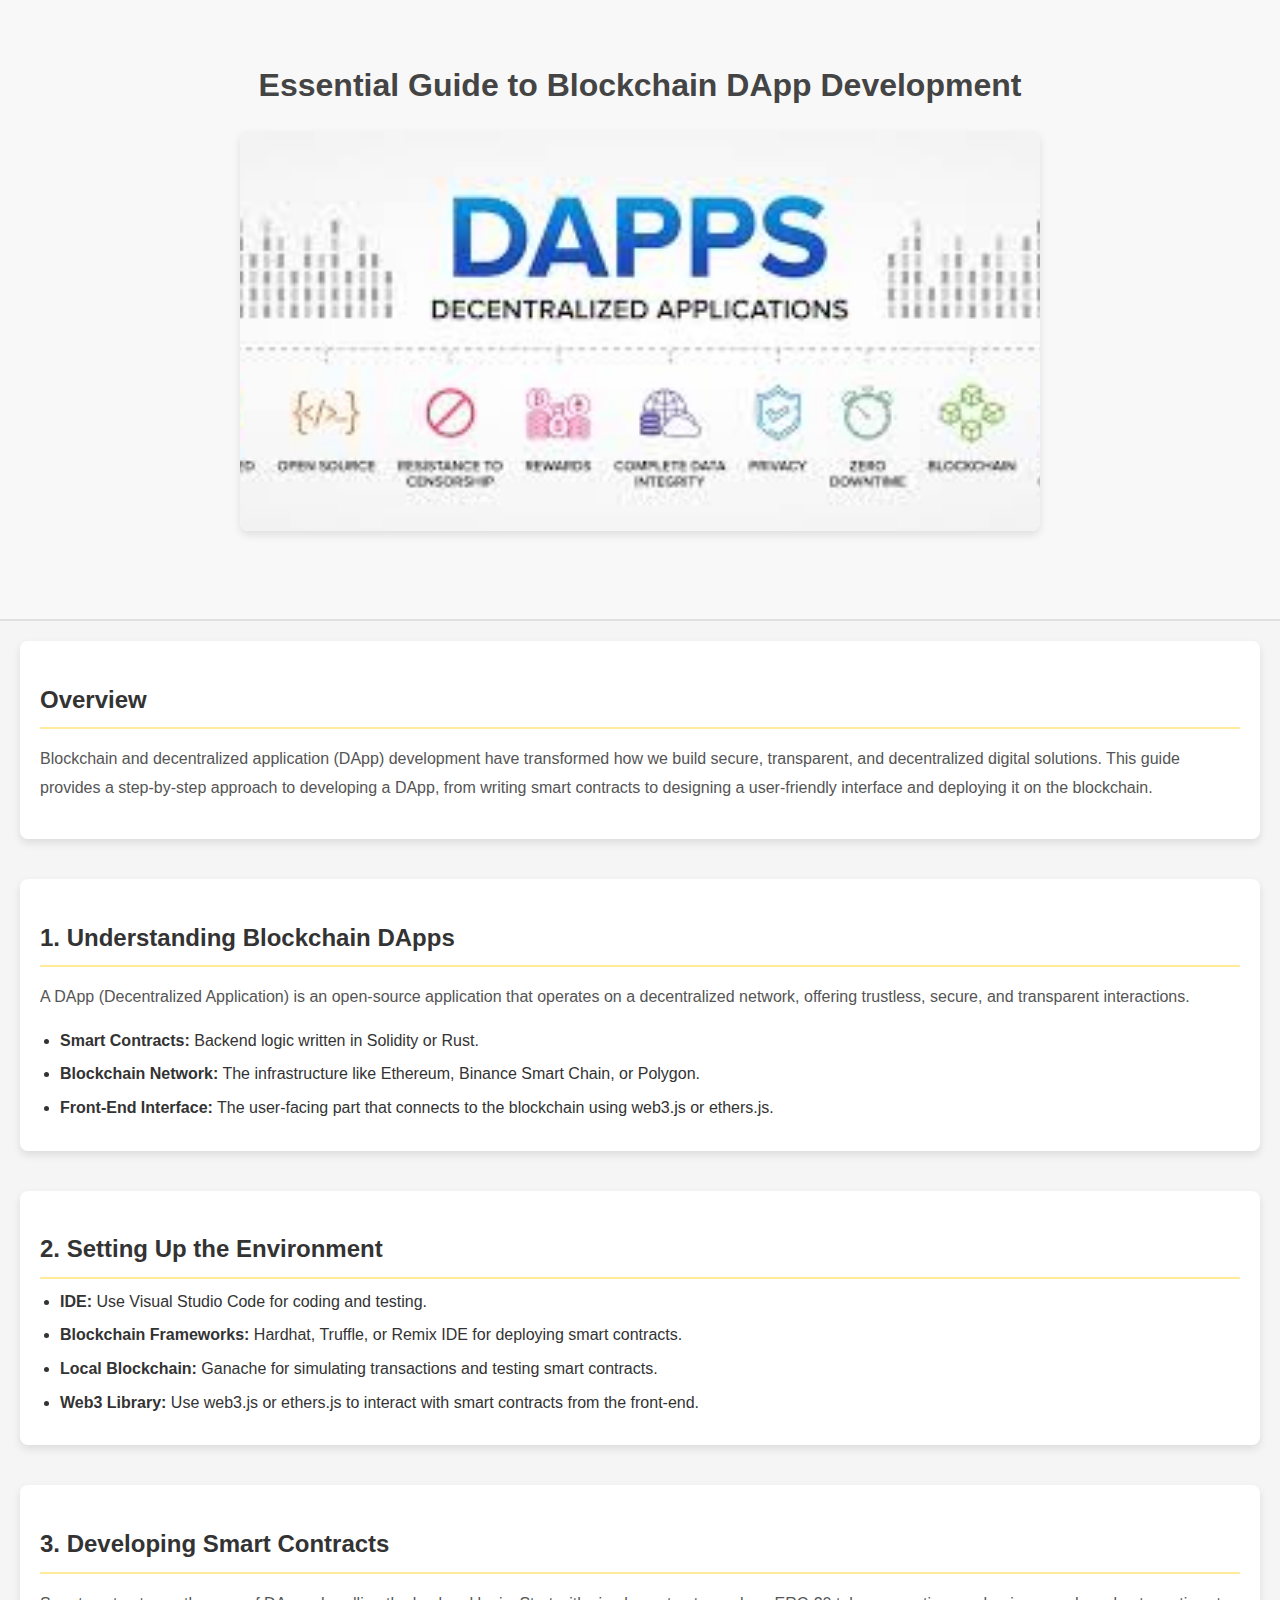
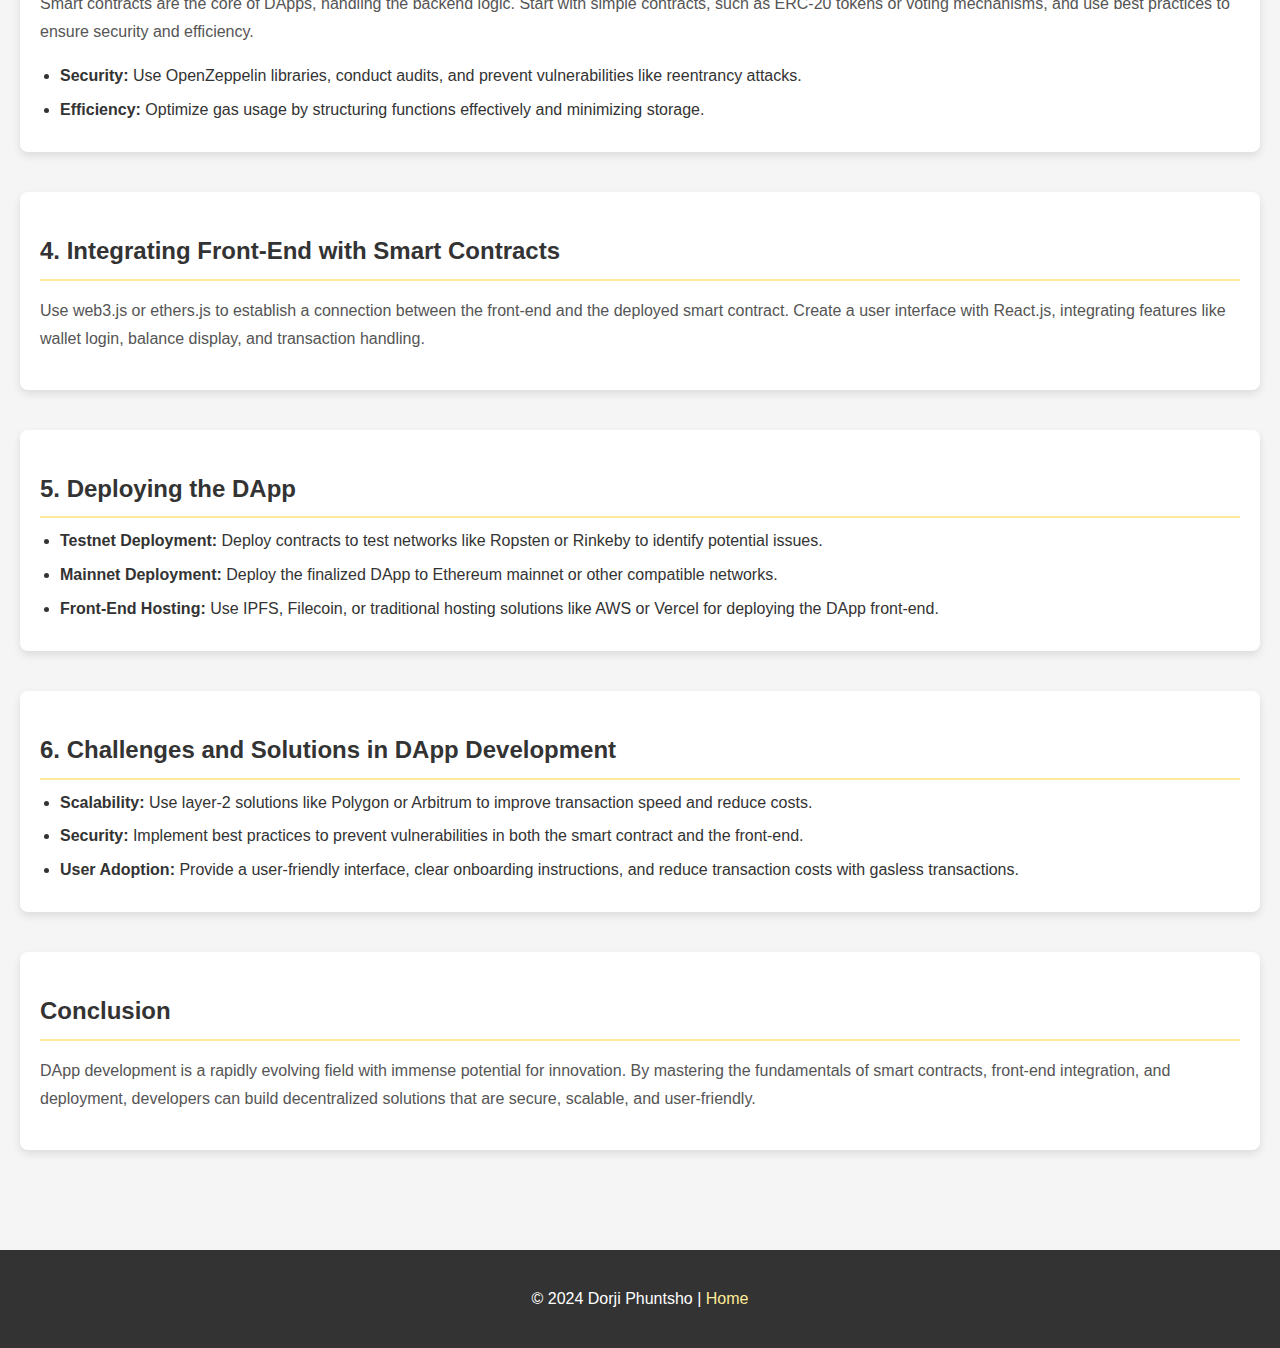
<file: blockchain-dapp.html>
<!DOCTYPE html>
<html lang="en">
<head>
  <meta charset="UTF-8">
  <meta name="viewport" content="width=device-width, initial-scale=1.0">
  <title>Essential Guide to Blockchain DApp Development</title>
  <link rel="stylesheet" href="block.css">
</head>
<body>
  <header class="header">
    <h1>Essential Guide to Blockchain DApp Development</h1>
    <img src="images/blockchain.jpg" alt="Blockchain DApp Development" class="blog-img">
  </header>

  <main class="content">
    <section class="section">
      <h2>Overview</h2>
      <p>Blockchain and decentralized application (DApp) development have transformed how we build secure, transparent, and decentralized digital solutions. This guide provides a step-by-step approach to developing a DApp, from writing smart contracts to designing a user-friendly interface and deploying it on the blockchain.</p>
    </section>

    <section class="section">
      <h2>1. Understanding Blockchain DApps</h2>
      <p>A DApp (Decentralized Application) is an open-source application that operates on a decentralized network, offering trustless, secure, and transparent interactions.</p>
      <ul>
        <li><strong>Smart Contracts:</strong> Backend logic written in Solidity or Rust.</li>
        <li><strong>Blockchain Network:</strong> The infrastructure like Ethereum, Binance Smart Chain, or Polygon.</li>
        <li><strong>Front-End Interface:</strong> The user-facing part that connects to the blockchain using web3.js or ethers.js.</li>
      </ul>
    </section>

    <section class="section">
      <h2>2. Setting Up the Environment</h2>
      <ul>
        <li><strong>IDE:</strong> Use Visual Studio Code for coding and testing.</li>
        <li><strong>Blockchain Frameworks:</strong> Hardhat, Truffle, or Remix IDE for deploying smart contracts.</li>
        <li><strong>Local Blockchain:</strong> Ganache for simulating transactions and testing smart contracts.</li>
        <li><strong>Web3 Library:</strong> Use web3.js or ethers.js to interact with smart contracts from the front-end.</li>
      </ul>
    </section>

    <section class="section">
      <h2>3. Developing Smart Contracts</h2>
      <p>Smart contracts are the core of DApps, handling the backend logic. Start with simple contracts, such as ERC-20 tokens or voting mechanisms, and use best practices to ensure security and efficiency.</p>
      <ul>
        <li><strong>Security:</strong> Use OpenZeppelin libraries, conduct audits, and prevent vulnerabilities like reentrancy attacks.</li>
        <li><strong>Efficiency:</strong> Optimize gas usage by structuring functions effectively and minimizing storage.</li>
      </ul>
    </section>

    <section class="section">
      <h2>4. Integrating Front-End with Smart Contracts</h2>
      <p>Use web3.js or ethers.js to establish a connection between the front-end and the deployed smart contract. Create a user interface with React.js, integrating features like wallet login, balance display, and transaction handling.</p>
    </section>

    <section class="section">
      <h2>5. Deploying the DApp</h2>
      <ul>
        <li><strong>Testnet Deployment:</strong> Deploy contracts to test networks like Ropsten or Rinkeby to identify potential issues.</li>
        <li><strong>Mainnet Deployment:</strong> Deploy the finalized DApp to Ethereum mainnet or other compatible networks.</li>
        <li><strong>Front-End Hosting:</strong> Use IPFS, Filecoin, or traditional hosting solutions like AWS or Vercel for deploying the DApp front-end.</li>
      </ul>
    </section>

    <section class="section">
      <h2>6. Challenges and Solutions in DApp Development</h2>
      <ul>
        <li><strong>Scalability:</strong> Use layer-2 solutions like Polygon or Arbitrum to improve transaction speed and reduce costs.</li>
        <li><strong>Security:</strong> Implement best practices to prevent vulnerabilities in both the smart contract and the front-end.</li>
        <li><strong>User Adoption:</strong> Provide a user-friendly interface, clear onboarding instructions, and reduce transaction costs with gasless transactions.</li>
      </ul>
    </section>

    <section class="section">
      <h2>Conclusion</h2>
      <p>DApp development is a rapidly evolving field with immense potential for innovation. By mastering the fundamentals of smart contracts, front-end integration, and deployment, developers can build decentralized solutions that are secure, scalable, and user-friendly.</p>
    </section>
  </main>

  <footer class="footer">
    <p>© 2024 Dorji Phuntsho | <a href="index.html">Home</a></p>
  </footer>
</body>
</html>
</file>
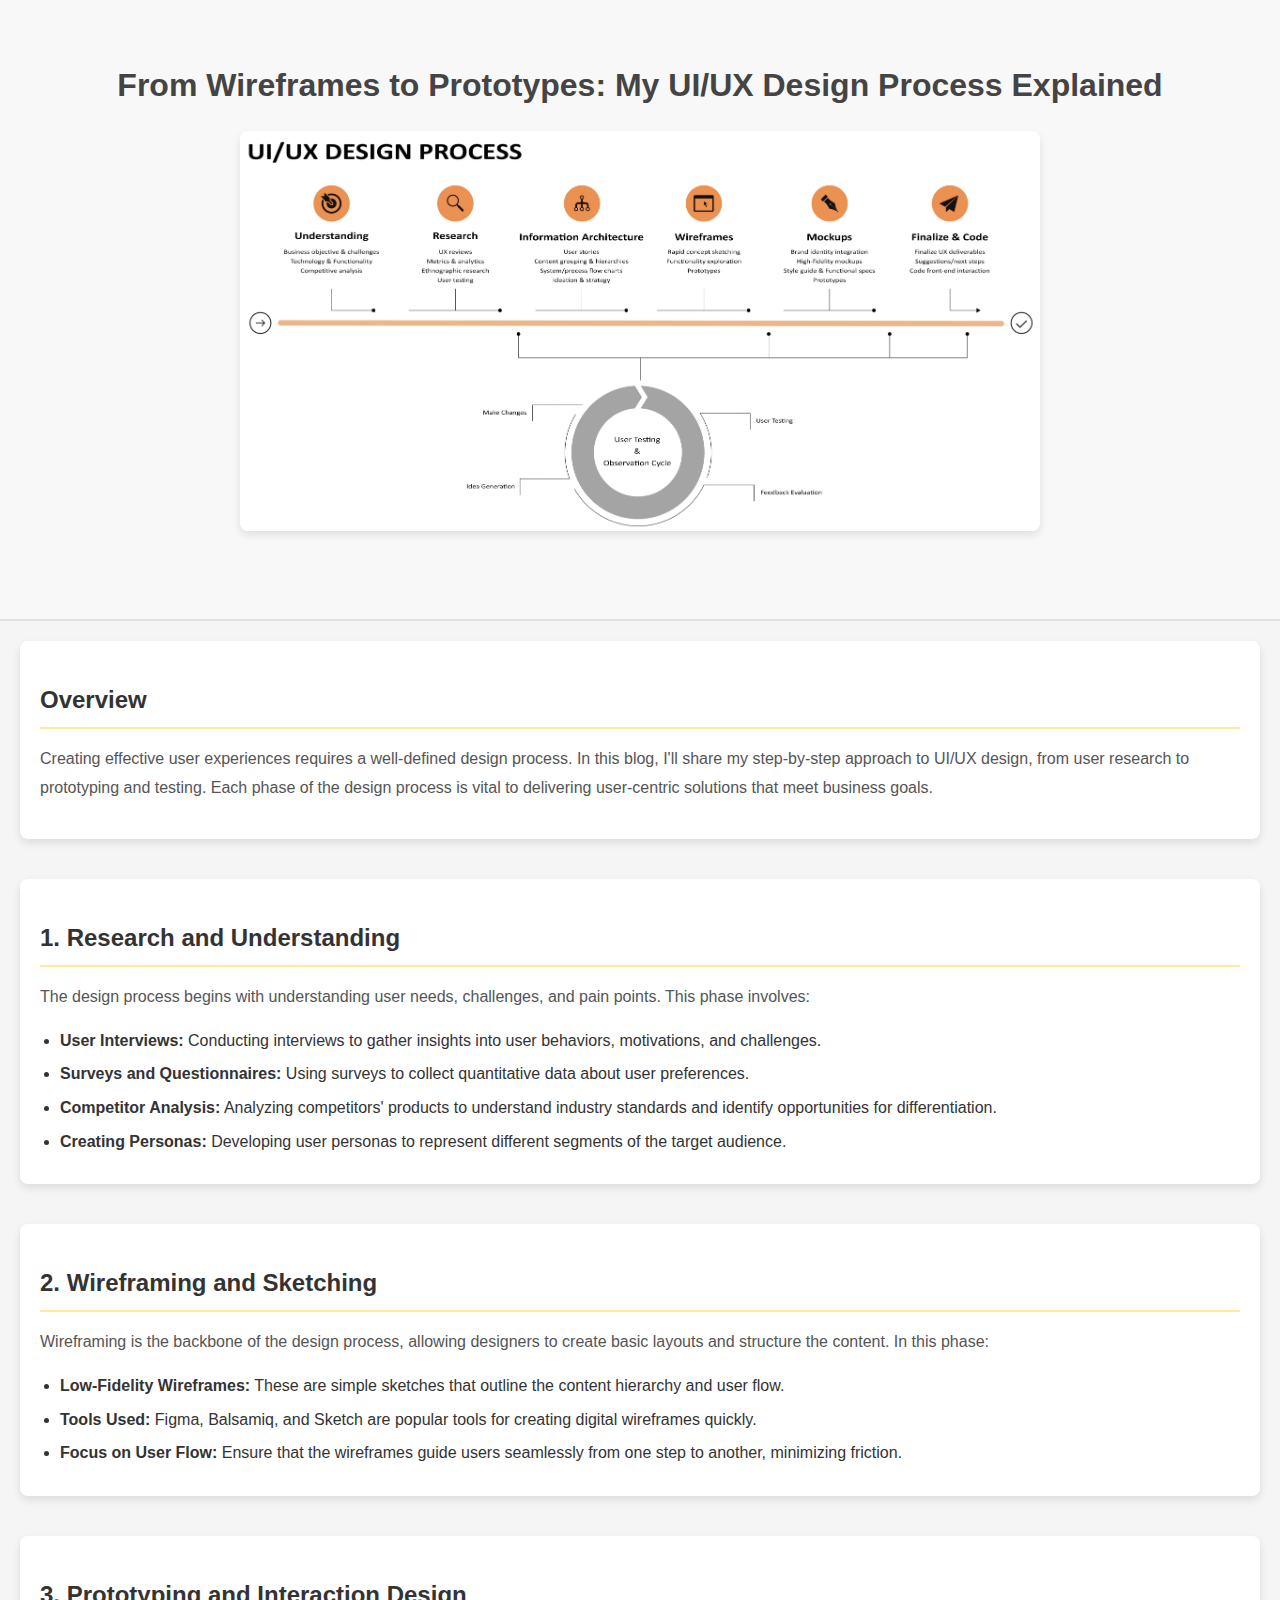
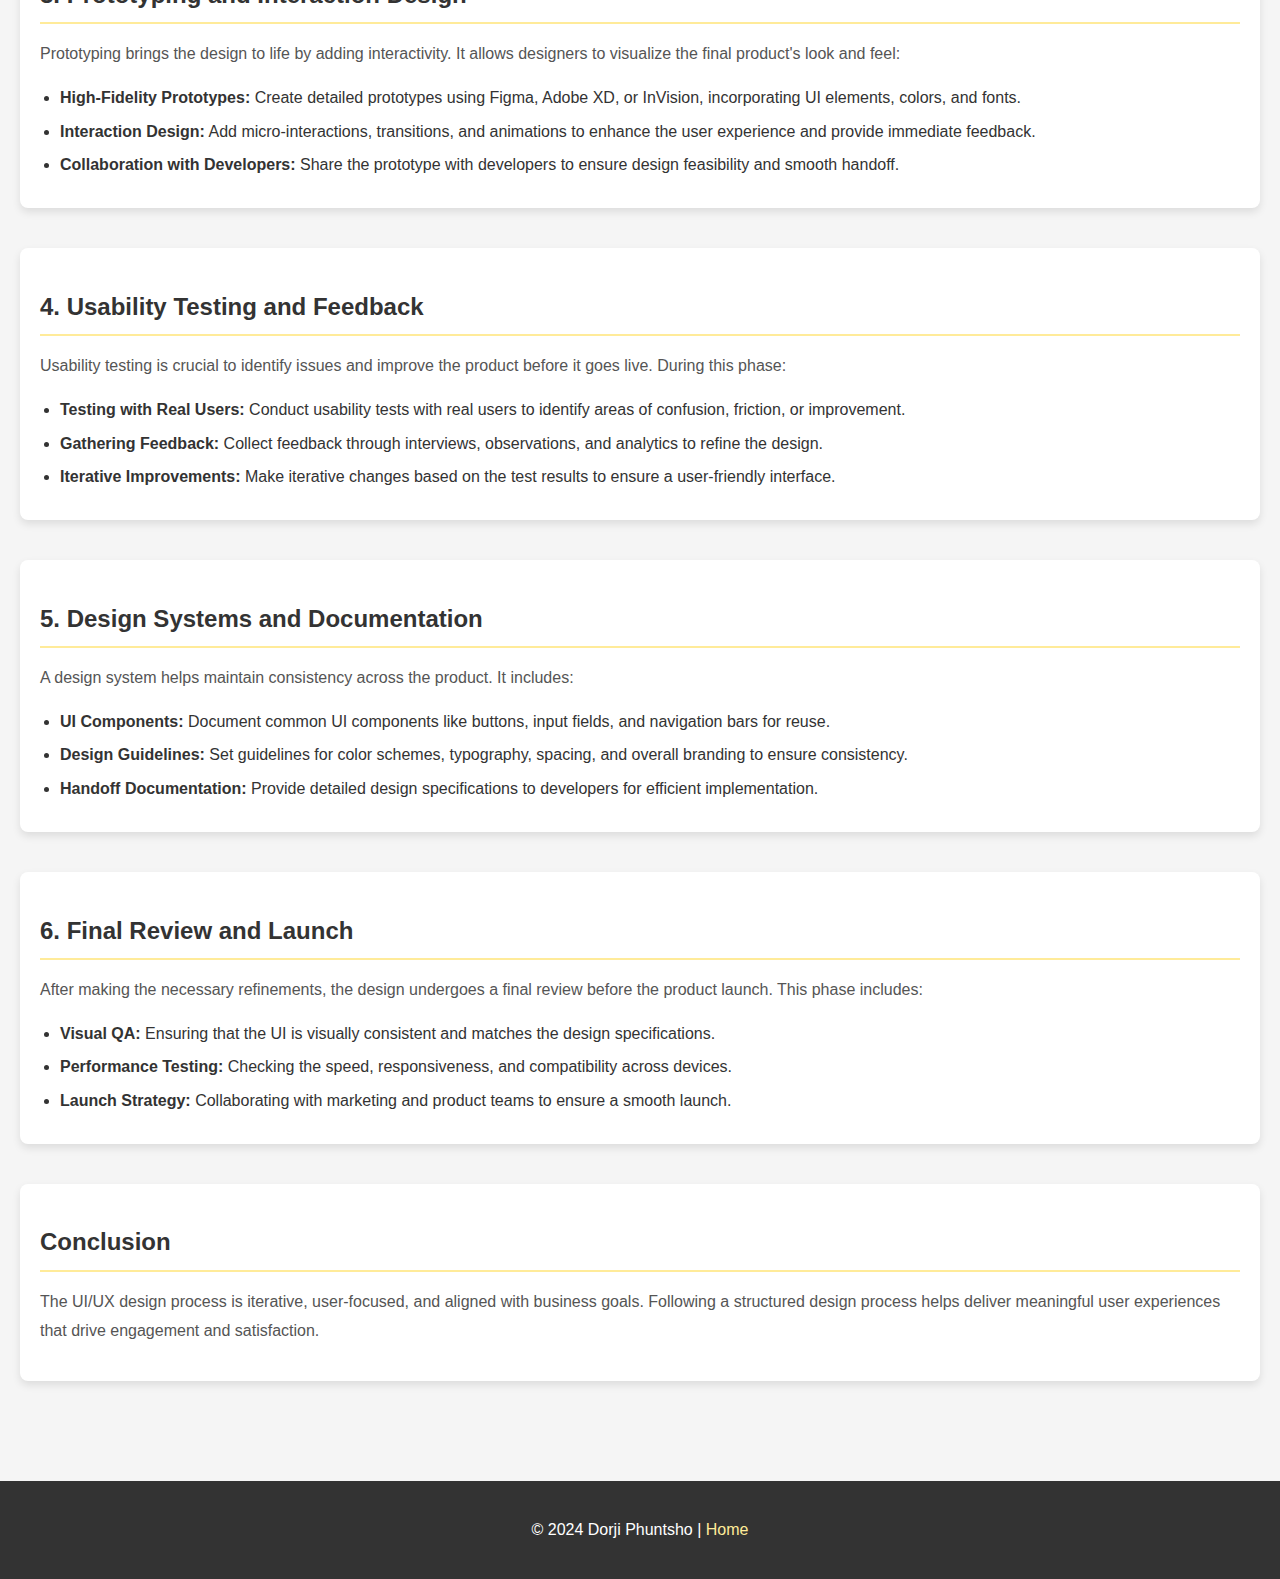
<file: design-process.html>
<!DOCTYPE html>
<html lang="en">
<head>
  <meta charset="UTF-8">
  <meta name="viewport" content="width=device-width, initial-scale=1.0">
  <title>UI/UX Design Process</title>
  <link rel="stylesheet" href="block.css">
</head>
<body>
  <header class="header">
    <h1>From Wireframes to Prototypes: My UI/UX Design Process Explained</h1>
    <img src="images/designprocess.jpg" alt="Design Process Illustration" class="blog-img">
  </header>

  <main class="content">
    <section class="section">
      <h2>Overview</h2>
      <p>Creating effective user experiences requires a well-defined design process. In this blog, I'll share my step-by-step approach to UI/UX design, from user research to prototyping and testing. Each phase of the design process is vital to delivering user-centric solutions that meet business goals.</p>
    </section>

    <section class="section">
      <h2>1. Research and Understanding</h2>
      <p>The design process begins with understanding user needs, challenges, and pain points. This phase involves:</p>
      <ul>
        <li><strong>User Interviews:</strong> Conducting interviews to gather insights into user behaviors, motivations, and challenges.</li>
        <li><strong>Surveys and Questionnaires:</strong> Using surveys to collect quantitative data about user preferences.</li>
        <li><strong>Competitor Analysis:</strong> Analyzing competitors' products to understand industry standards and identify opportunities for differentiation.</li>
        <li><strong>Creating Personas:</strong> Developing user personas to represent different segments of the target audience.</li>
      </ul>
    </section>

    <section class="section">
      <h2>2. Wireframing and Sketching</h2>
      <p>Wireframing is the backbone of the design process, allowing designers to create basic layouts and structure the content. In this phase:</p>
      <ul>
        <li><strong>Low-Fidelity Wireframes:</strong> These are simple sketches that outline the content hierarchy and user flow.</li>
        <li><strong>Tools Used:</strong> Figma, Balsamiq, and Sketch are popular tools for creating digital wireframes quickly.</li>
        <li><strong>Focus on User Flow:</strong> Ensure that the wireframes guide users seamlessly from one step to another, minimizing friction.</li>
      </ul>
    </section>

    <section class="section">
      <h2>3. Prototyping and Interaction Design</h2>
      <p>Prototyping brings the design to life by adding interactivity. It allows designers to visualize the final product's look and feel:</p>
      <ul>
        <li><strong>High-Fidelity Prototypes:</strong> Create detailed prototypes using Figma, Adobe XD, or InVision, incorporating UI elements, colors, and fonts.</li>
        <li><strong>Interaction Design:</strong> Add micro-interactions, transitions, and animations to enhance the user experience and provide immediate feedback.</li>
        <li><strong>Collaboration with Developers:</strong> Share the prototype with developers to ensure design feasibility and smooth handoff.</li>
      </ul>
    </section>

    <section class="section">
      <h2>4. Usability Testing and Feedback</h2>
      <p>Usability testing is crucial to identify issues and improve the product before it goes live. During this phase:</p>
      <ul>
        <li><strong>Testing with Real Users:</strong> Conduct usability tests with real users to identify areas of confusion, friction, or improvement.</li>
        <li><strong>Gathering Feedback:</strong> Collect feedback through interviews, observations, and analytics to refine the design.</li>
        <li><strong>Iterative Improvements:</strong> Make iterative changes based on the test results to ensure a user-friendly interface.</li>
      </ul>
    </section>

    <section class="section">
      <h2>5. Design Systems and Documentation</h2>
      <p>A design system helps maintain consistency across the product. It includes:</p>
      <ul>
        <li><strong>UI Components:</strong> Document common UI components like buttons, input fields, and navigation bars for reuse.</li>
        <li><strong>Design Guidelines:</strong> Set guidelines for color schemes, typography, spacing, and overall branding to ensure consistency.</li>
        <li><strong>Handoff Documentation:</strong> Provide detailed design specifications to developers for efficient implementation.</li>
      </ul>
    </section>

    <section class="section">
      <h2>6. Final Review and Launch</h2>
      <p>After making the necessary refinements, the design undergoes a final review before the product launch. This phase includes:</p>
      <ul>
        <li><strong>Visual QA:</strong> Ensuring that the UI is visually consistent and matches the design specifications.</li>
        <li><strong>Performance Testing:</strong> Checking the speed, responsiveness, and compatibility across devices.</li>
        <li><strong>Launch Strategy:</strong> Collaborating with marketing and product teams to ensure a smooth launch.</li>
      </ul>
    </section>

    <section class="section">
      <h2>Conclusion</h2>
      <p>The UI/UX design process is iterative, user-focused, and aligned with business goals. Following a structured design process helps deliver meaningful user experiences that drive engagement and satisfaction.</p>
    </section>
  </main>

  <footer class="footer">
    <p>© 2024 Dorji Phuntsho | <a href="index.html">Home</a></p>
  </footer>
</body>
</html>
</file>
<file: block.css>
/* Global Styles */
body {
  font-family: 'Poppins', sans-serif;
  margin: 0;
  padding: 0;
  background-color: #f5f5f5;
  line-height: 1.6;
  color: #333;
}

/* Header Styles */
header {
  background-color: #f8f8f8;
  padding: 60px 20px;
  text-align: center;
  border-bottom: 2px solid #e0e0e0;
}

header h1 {
  font-size: 32px;
  color: #444;
  margin: 0;
}

/* Image Styling for Blog */
.blog-img {
  width: 100%;
  max-width: 800px; /* Limits the maximum width for better display */
  height: 400px; /* Sets a fixed height to prevent stretching */
  margin: 20px 0;
  border-radius: 8px;
  box-shadow: 0 4px 8px rgba(0, 0, 0, 0.1);
  object-fit: cover; /* Crops the image while maintaining aspect ratio */
  object-position: center; /* Centers the image within the container */
  image-rendering: crisp-edges; /* Improves sharpness on low-resolution images */
}

/* Main Content Styles */
main {
  padding: 20px;
}

.section {
  margin-bottom: 40px;
  background-color: #fff;
  padding: 20px;
  border-radius: 8px;
  box-shadow: 0 4px 8px rgba(0, 0, 0, 0.1);
  transition: transform 0.3s ease;
}

.section:hover {
  transform: scale(1.02);
}

.section h2 {
  font-size: 24px;
  color: #333;
  margin-bottom: 10px;
  border-bottom: 2px solid #ffeb99;
  padding-bottom: 8px;
}

.section p {
  font-size: 16px;
  line-height: 1.8;
  color: #555;
}

/* Enhancing List Styles */
ul, ol {
  margin: 10px 0;
  padding-left: 20px;
}

ul li, ol li {
  margin-bottom: 8px;
  font-size: 16px;
}

/* Callout Box for Important Info */
.callout-box {
  padding: 15px;
  margin: 20px 0;
  background-color: #ffeb99;
  border-left: 4px solid #ffc107;
  font-size: 16px;
  color: #333;
  border-radius: 5px;
}

/* Button Styling */
.button {
  display: inline-block;
  padding: 10px 20px;
  background-color: #007bff;
  color: white;
  border-radius: 5px;
  font-size: 16px;
  text-align: center;
  margin: 10px 0;
  transition: background-color 0.3s ease;
}

.button:hover {
  background-color: #0056b3;
}

/* Responsive Design for Images and Layout */
@media (max-width: 768px) {
  header {
    padding: 40px 10px;
  }

  header h1 {
    font-size: 26px;
  }

  .section h2 {
    font-size: 20px;
  }

  .section p, ul li, ol li {
    font-size: 14px;
  }

  .blog-img {
    width: 100%;
    max-width: 100%;
    height: auto;
    object-fit: contain; /* Maintains aspect ratio on smaller screens */
  }

  .callout-box {
    font-size: 14px;
  }
}

/* Footer Styles */
footer {
  background-color: #333;
  color: #fff;
  text-align: center;
  padding: 20px 0;
  margin-top: 40px;
}

footer a {
  color: #ffeb99;
  text-decoration: none;
}

footer a:hover {
  text-decoration: underline;
}

/* Hover Effect for Blog Images */
.blog-img:hover {
  box-shadow: 0 6px 12px rgba(0, 0, 0, 0.2);
  transition: box-shadow 0.3s ease;
}
</file>
